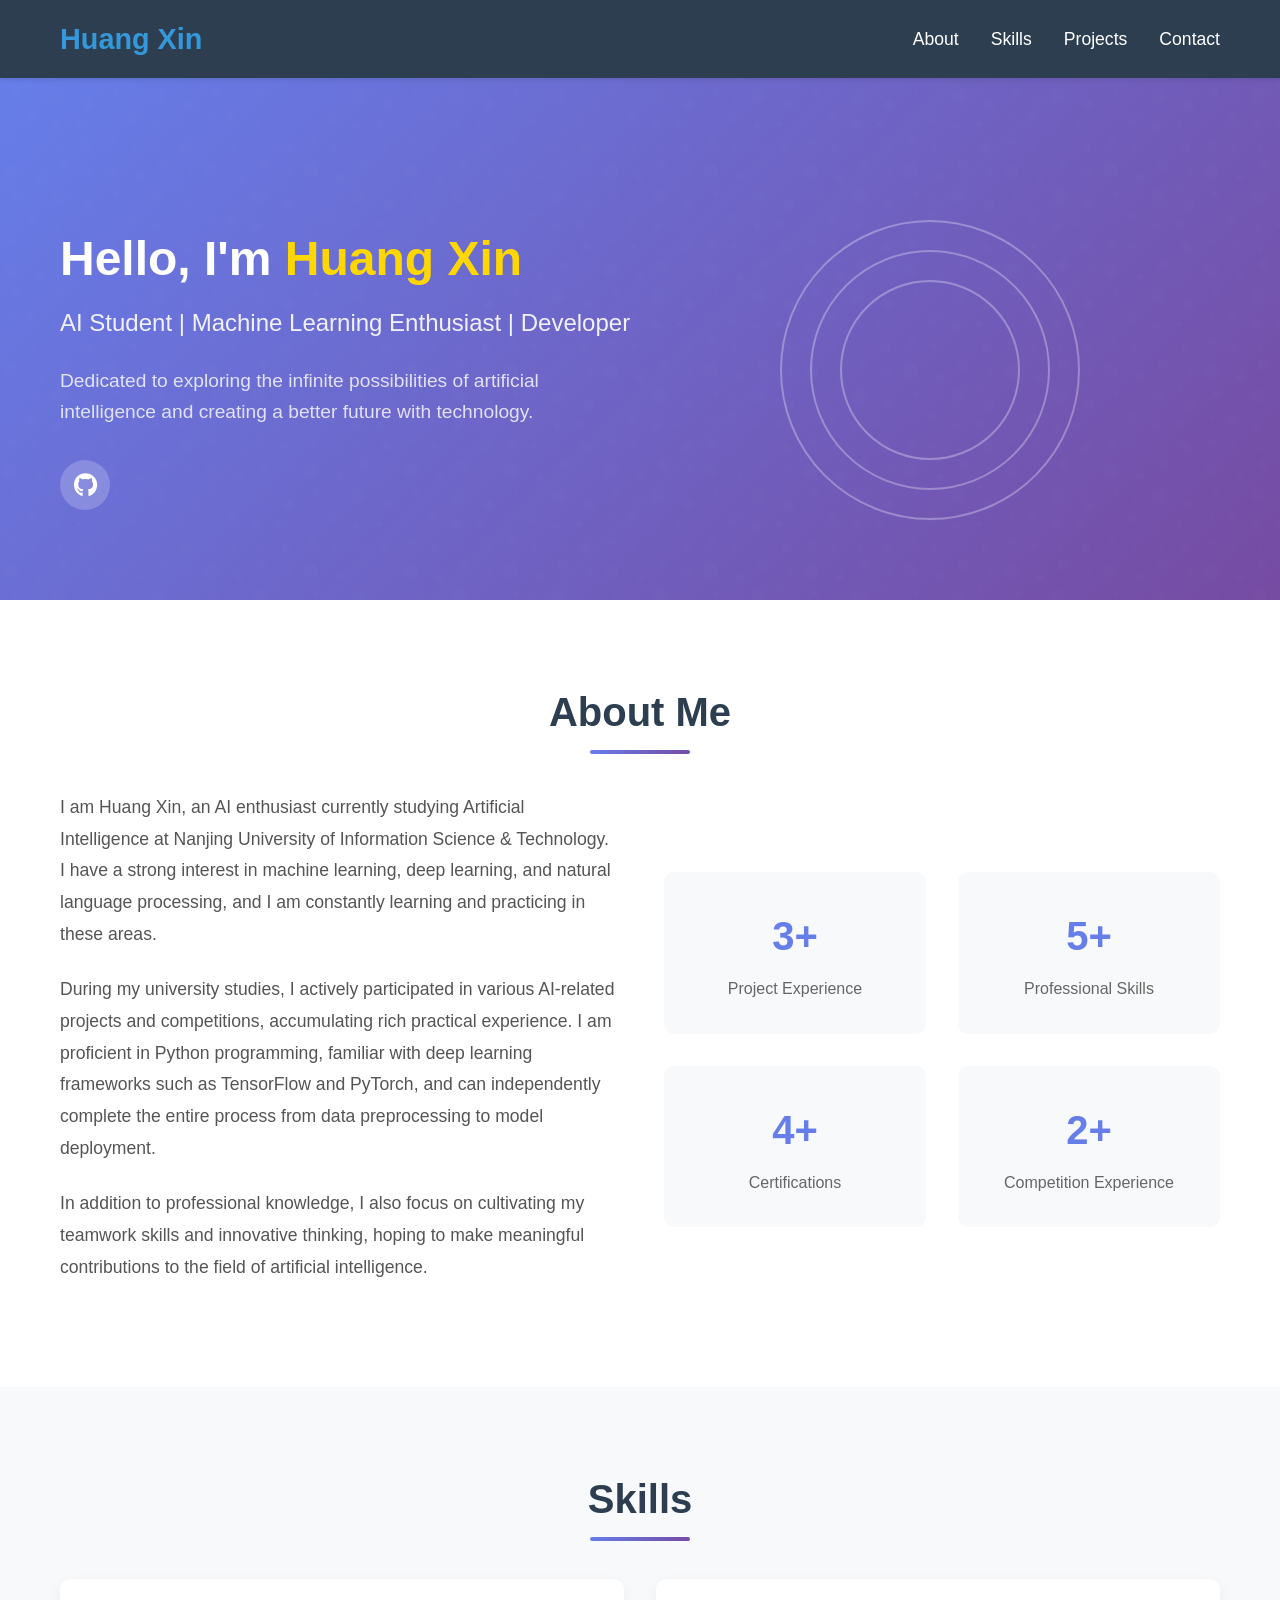
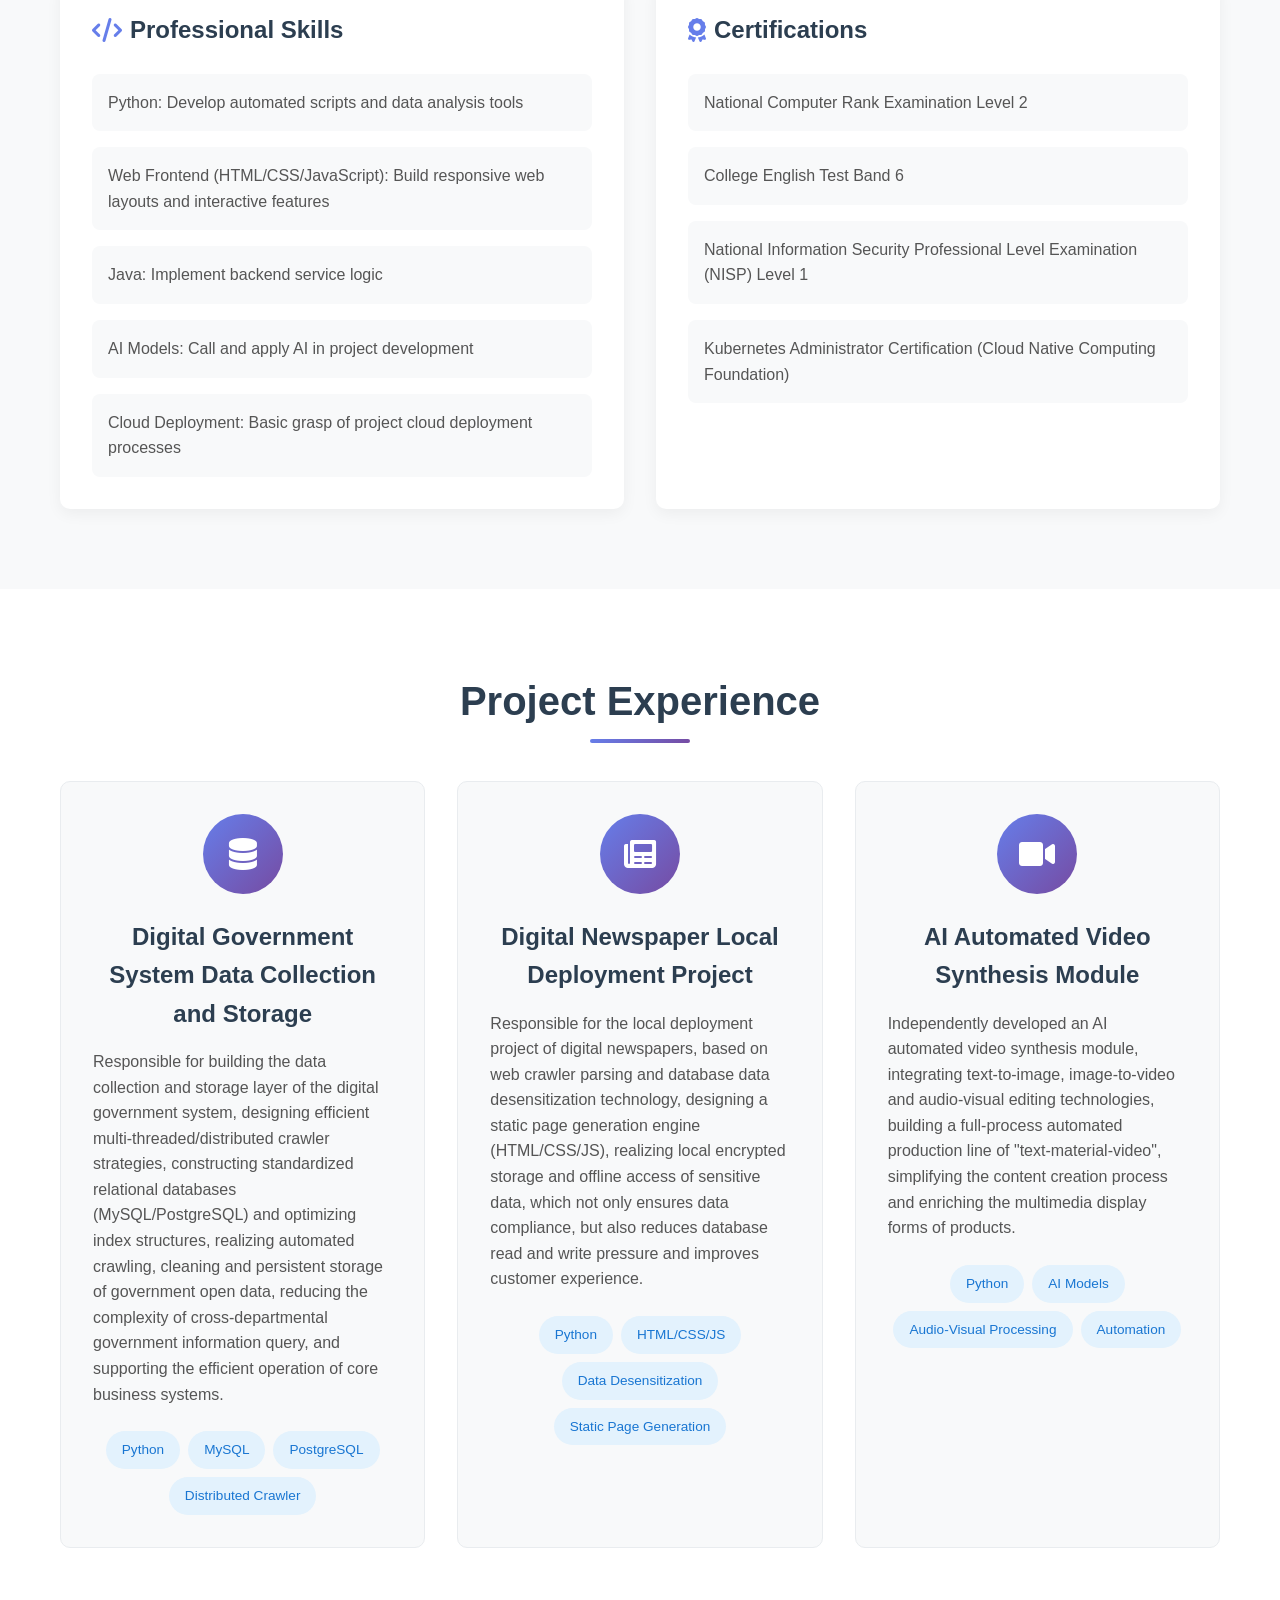
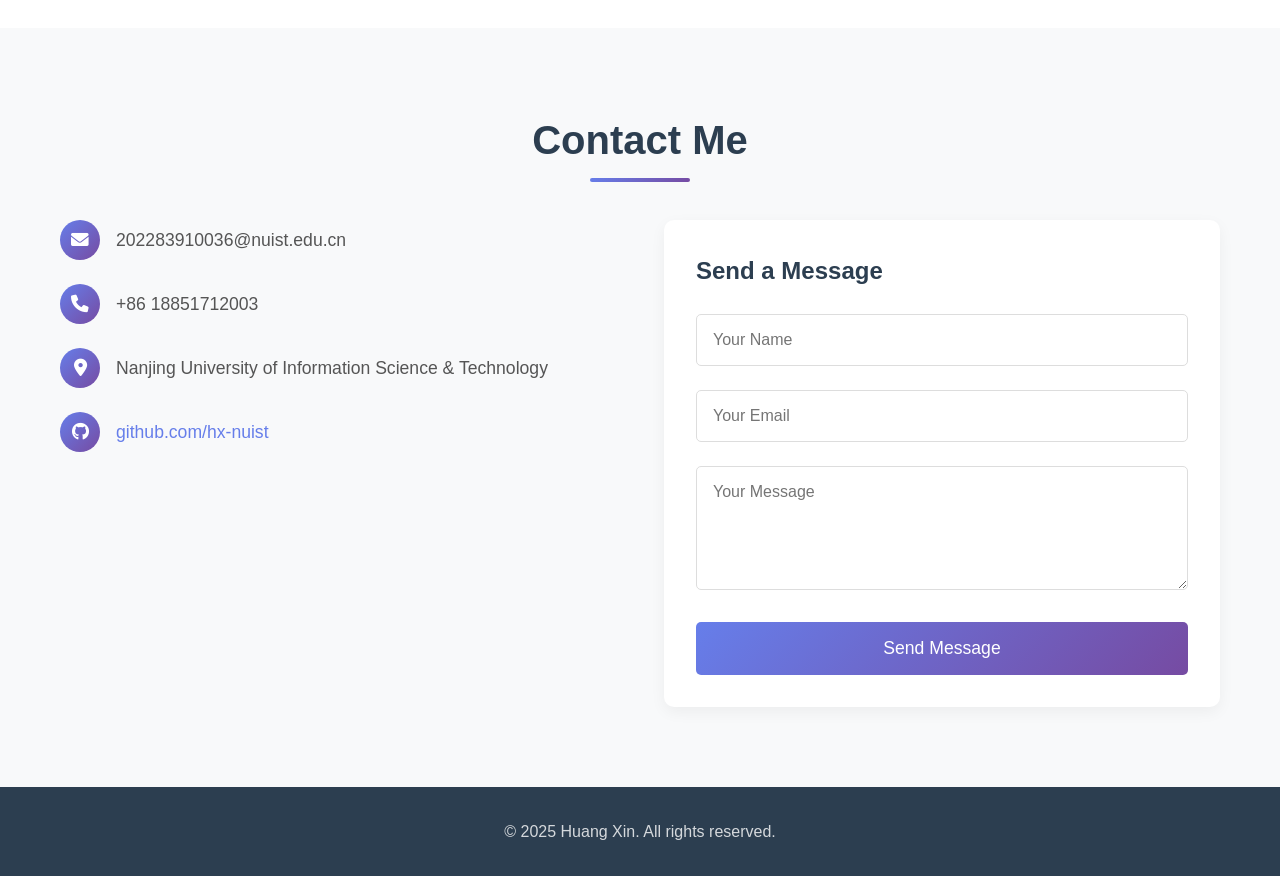
<file: Labs/Lab3/index.html>
<!DOCTYPE html>
<html lang="en">
<head>
    <meta charset="UTF-8">
    <meta name="viewport" content="width=device-width, initial-scale=1.0">
    <title>Huang Xin - AI Student</title>
    <link rel="stylesheet" href="style.css">
    <link href="https://cdnjs.cloudflare.com/ajax/libs/font-awesome/6.0.0/css/all.min.css" rel="stylesheet">
</head>
<body>
    <!-- Navigation -->
    <nav class="navbar">
        <div class="container">
            <h1 class="logo">Huang Xin</h1>
            <ul class="nav-links">
                <li><a href="#about">About</a></li>
                <li><a href="#skills">Skills</a></li>
                <li><a href="#projects">Projects</a></li>
                <li><a href="#contact">Contact</a></li>
            </ul>
        </div>
    </nav>

    <!-- Hero Section -->
    <header class="hero">
        <div class="container">
            <div class="hero-content">
                <h2>Hello, I'm <span class="highlight">Huang Xin</span></h2>
                <p class="subtitle">AI Student | Machine Learning Enthusiast | Developer</p>
                <p class="description">Dedicated to exploring the infinite possibilities of artificial intelligence and creating a better future with technology.</p>
                <div class="social-links">
                    <a href="https://github.com" target="_blank"><i class="fab fa-github"></i></a>
                </div>
            </div>
            <div class="hero-visual">
                <div class="ai-visual">
                    <div class="ai-circle"></div>
                    <div class="ai-circle"></div>
                    <div class="ai-circle"></div>
                </div>
            </div>
        </div>
    </header>

    <!-- About Section -->
    <section id="about" class="about">
        <div class="container">
            <h2 class="section-title">About Me</h2>
            <div class="about-content">
                <div class="about-text">
                    <p>I am Huang Xin, an AI enthusiast currently studying Artificial Intelligence at Nanjing University of Information Science & Technology. I have a strong interest in machine learning, deep learning, and natural language processing, and I am constantly learning and practicing in these areas.</p>
                    <p>During my university studies, I actively participated in various AI-related projects and competitions, accumulating rich practical experience. I am proficient in Python programming, familiar with deep learning frameworks such as TensorFlow and PyTorch, and can independently complete the entire process from data preprocessing to model deployment.</p>
                    <p>In addition to professional knowledge, I also focus on cultivating my teamwork skills and innovative thinking, hoping to make meaningful contributions to the field of artificial intelligence.</p>
                </div>
                <div class="about-stats">
                    <div class="stat-item">
                        <div class="stat-number">3+</div>
                        <div class="stat-label">Project Experience</div>
                    </div>
                    <div class="stat-item">
                        <div class="stat-number">5+</div>
                        <div class="stat-label">Professional Skills</div>
                    </div>
                    <div class="stat-item">
                        <div class="stat-number">4+</div>
                        <div class="stat-label">Certifications</div>
                    </div>
                    <div class="stat-item">
                        <div class="stat-number">2+</div>
                        <div class="stat-label">Competition Experience</div>
                    </div>
                </div>
            </div>
        </div>
    </section>

    <!-- Skills Section -->
    <section id="skills" class="skills">
        <div class="container">
            <h2 class="section-title">Skills</h2>
            <div class="skills-grid">
                <div class="skill-category">
                    <h3 class="category-title"><i class="fas fa-code"></i> Professional Skills</h3>
                    <div class="skill-list">
                        <div class="skill-item">
                            <span class="skill-name">Python: Develop automated scripts and data analysis tools</span>
                        </div>
                        <div class="skill-item">
                            <span class="skill-name">Web Frontend (HTML/CSS/JavaScript): Build responsive web layouts and interactive features</span>
                        </div>
                        <div class="skill-item">
                            <span class="skill-name">Java: Implement backend service logic</span>
                        </div>
                        <div class="skill-item">
                            <span class="skill-name">AI Models: Call and apply AI in project development</span>
                        </div>
                        <div class="skill-item">
                            <span class="skill-name">Cloud Deployment: Basic grasp of project cloud deployment processes</span>
                        </div>
                    </div>
                </div>

                <div class="skill-category">
                    <h3 class="category-title"><i class="fas fa-award"></i> Certifications</h3>
                    <div class="skill-list">
                        <div class="skill-item">
                            <span class="skill-name">National Computer Rank Examination Level 2</span>
                        </div>
                        <div class="skill-item">
                            <span class="skill-name">College English Test Band 6</span>
                        </div>
                        <div class="skill-item">
                            <span class="skill-name">National Information Security Professional Level Examination (NISP) Level 1</span>
                        </div>
                        <div class="skill-item">
                            <span class="skill-name">Kubernetes Administrator Certification (Cloud Native Computing Foundation)</span>
                        </div>
                    </div>
                </div>
            </div>
        </div>
    </section>

    <!-- Projects Section -->
    <section id="projects" class="projects">
        <div class="container">
            <h2 class="section-title">Project Experience</h2>
            <div class="projects-grid">
                <div class="project-card">
                    <div class="project-icon">
                        <i class="fas fa-database"></i>
                    </div>
                    <h3 class="project-title">Digital Government System Data Collection and Storage</h3>
                    <p class="project-description">Responsible for building the data collection and storage layer of the digital government system, designing efficient multi-threaded/distributed crawler strategies, constructing standardized relational databases (MySQL/PostgreSQL) and optimizing index structures, realizing automated crawling, cleaning and persistent storage of government open data, reducing the complexity of cross-departmental government information query, and supporting the efficient operation of core business systems.</p>
                    <div class="project-tech">
                        <span class="tech-tag">Python</span>
                        <span class="tech-tag">MySQL</span>
                        <span class="tech-tag">PostgreSQL</span>
                        <span class="tech-tag">Distributed Crawler</span>
                    </div>
                </div>

                <div class="project-card">
                    <div class="project-icon">
                        <i class="fas fa-newspaper"></i>
                    </div>
                    <h3 class="project-title">Digital Newspaper Local Deployment Project</h3>
                    <p class="project-description">Responsible for the local deployment project of digital newspapers, based on web crawler parsing and database data desensitization technology, designing a static page generation engine (HTML/CSS/JS), realizing local encrypted storage and offline access of sensitive data, which not only ensures data compliance, but also reduces database read and write pressure and improves customer experience.</p>
                    <div class="project-tech">
                        <span class="tech-tag">Python</span>
                        <span class="tech-tag">HTML/CSS/JS</span>
                        <span class="tech-tag">Data Desensitization</span>
                        <span class="tech-tag">Static Page Generation</span>
                    </div>
                </div>

                <div class="project-card">
                    <div class="project-icon">
                        <i class="fas fa-video"></i>
                    </div>
                    <h3 class="project-title">AI Automated Video Synthesis Module</h3>
                    <p class="project-description">Independently developed an AI automated video synthesis module, integrating text-to-image, image-to-video and audio-visual editing technologies, building a full-process automated production line of "text-material-video", simplifying the content creation process and enriching the multimedia display forms of products.</p>
                    <div class="project-tech">
                        <span class="tech-tag">Python</span>
                        <span class="tech-tag">AI Models</span>
                        <span class="tech-tag">Audio-Visual Processing</span>
                        <span class="tech-tag">Automation</span>
                    </div>
                </div>
            </div>
        </div>
    </section>

    <!-- Contact Section -->
    <section id="contact" class="contact">
        <div class="container">
            <h2 class="section-title">Contact Me</h2>
            <div class="contact-content">
                <div class="contact-info">
                    <div class="contact-item">
                        <i class="fas fa-envelope"></i>
                        <span>202283910036@nuist.edu.cn</span>
                    </div>
                    <div class="contact-item">
                        <i class="fas fa-phone"></i>
                        <span>+86 18851712003</span>
                    </div>
                    <div class="contact-item">
                        <i class="fas fa-map-marker-alt"></i>
                        <span>Nanjing University of Information Science & Technology</span>
                    </div>
                    <div class="contact-item">
                        <i class="fab fa-github"></i>
                        <a href="https://github.com/hx-nuist" target="_blank">github.com/hx-nuist</a>
                    </div>
                </div>
                <div class="contact-form">
                    <h3>Send a Message</h3>
                    <form>
                        <div class="form-group">
                            <input type="text" placeholder="Your Name" required>
                        </div>
                        <div class="form-group">
                            <input type="email" placeholder="Your Email" required>
                        </div>
                        <div class="form-group">
                            <textarea placeholder="Your Message" rows="5" required></textarea>
                        </div>
                        <button type="submit" class="btn">Send Message</button>
                    </form>
                </div>
            </div>
        </div>
    </section>

    <!-- Footer -->
    <footer class="footer">
        <div class="container">
            <p>&copy; 2025 Huang Xin. All rights reserved.</p>
        </div>
    </footer>

    <script>
        // Smooth scrolling
        document.querySelectorAll('a[href^="#"]').forEach(anchor => {
            anchor.addEventListener('click', function (e) {
                e.preventDefault();
                document.querySelector(this.getAttribute('href')).scrollIntoView({
                    behavior: 'smooth'
                });
            });
        });
    </script>
</body>
</html>
</file>
<file: Labs/Lab3/style.css>
/* 全局样式 */
* {
    margin: 0;
    padding: 0;
    box-sizing: border-box;
}

body {
    font-family: 'Segoe UI', Tahoma, Geneva, Verdana, sans-serif;
    line-height: 1.6;
    color: #333;
    background-color: #f5f5f5;
}

.container {
    max-width: 1200px;
    margin: 0 auto;
    padding: 0 20px;
}

/* 导航栏 */
.navbar {
    background-color: #2c3e50;
    color: white;
    padding: 1rem 0;
    position: fixed;
    width: 100%;
    top: 0;
    z-index: 1000;
    box-shadow: 0 2px 5px rgba(0, 0, 0, 0.1);
}

.navbar .container {
    display: flex;
    justify-content: space-between;
    align-items: center;
}

.logo {
    font-size: 1.8rem;
    font-weight: bold;
    color: #3498db;
}

.nav-links {
    display: flex;
    list-style: none;
}

.nav-links li {
    margin-left: 2rem;
}

.nav-links a {
    color: white;
    text-decoration: none;
    font-size: 1.1rem;
    transition: color 0.3s ease;
}

.nav-links a:hover {
    color: #3498db;
}

/* 英雄区域 */
.hero {
    background: linear-gradient(135deg, #667eea 0%, #764ba2 100%);
    color: white;
    padding: 10rem 0 5rem;
    margin-top: 60px;
    position: relative;
    overflow: hidden;
}

.hero::before {
    content: '';
    position: absolute;
    top: 0;
    left: 0;
    right: 0;
    bottom: 0;
    background: url('data:image/svg+xml,<svg width="100" height="100" viewBox="0 0 100 100" xmlns="http://www.w3.org/2000/svg"><path d="M11 18c3.866 0 7-3.134 7-7s-3.134-7-7-7-7 3.134-7 7 3.134 7 7 7zm48 25c3.866 0 7-3.134 7-7s-3.134-7-7-7-7 3.134-7 7 3.134 7 7 7zm-43-7c1.657 0 3-1.343 3-3s-1.343-3-3-3-3 1.343-3 3 1.343 3 3 3zm63 31c1.657 0 3-1.343 3-3s-1.343-3-3-3-3 1.343-3 3 1.343 3 3 3zM34 90c1.657 0 3-1.343 3-3s-1.343-3-3-3-3 1.343-3 3 1.343 3 3 3zm56-76c1.657 0 3-1.343 3-3s-1.343-3-3-3-3 1.343-3 3 1.343 3 3 3zM12 86c2.21 0 4-1.79 4-4s-1.79-4-4-4-4 1.79-4 4 1.79 4 4 4zm28-65c2.21 0 4-1.79 4-4s-1.79-4-4-4-4 1.79-4 4 1.79 4 4 4zm23-11c2.76 0 5-2.24 5-5s-2.24-5-5-5-5 2.24-5 5 2.24 5 5 5zm-6 60c2.21 0 4-1.79 4-4s-1.79-4-4-4-4 1.79-4 4 1.79 4 4 4zm29 22c2.76 0 5-2.24 5-5s-2.24-5-5-5-5 2.24-5 5 2.24 5 5 5zM32 63c2.76 0 5-2.24 5-5s-2.24-5-5-5-5 2.24-5 5 2.24 5 5 5zm57-13c2.76 0 5-2.24 5-5s-2.24-5-5-5-5 2.24-5 5 2.24 5 5 5zm-9-21c1.105 0 2-.895 2-2s-.895-2-2-2-2 .895-2 2 .895 2 2 2zM60 91c1.105 0 2-.895 2-2s-.895-2-2-2-2 .895-2 2 .895 2 2 2zM35 41c1.105 0 2-.895 2-2s-.895-2-2-2-2 .895-2 2 .895 2 2 2zM12 60c1.105 0 2-.895 2-2s-.895-2-2-2-2 .895-2 2 .895 2 2 2z" fill="%23ffffff" fill-opacity="0.1" fill-rule="evenodd"/></svg>');
    opacity: 0.1;
}

.hero .container {
    display: flex;
    justify-content: space-between;
    align-items: center;
    position: relative;
    z-index: 2;
}

.hero-content {
    flex: 1;
    max-width: 600px;
}

.hero h2 {
    font-size: 3rem;
    margin-bottom: 1rem;
    line-height: 1.2;
}

.highlight {
    color: #ffd700;
}

.subtitle {
    font-size: 1.5rem;
    margin-bottom: 1.5rem;
    opacity: 0.9;
}

.description {
    font-size: 1.2rem;
    margin-bottom: 2rem;
    opacity: 0.8;
}

.social-links {
    display: flex;
    gap: 1rem;
}

.social-links a {
    color: white;
    font-size: 1.5rem;
    width: 50px;
    height: 50px;
    border-radius: 50%;
    background-color: rgba(255, 255, 255, 0.2);
    display: flex;
    align-items: center;
    justify-content: center;
    transition: all 0.3s ease;
    text-decoration: none;
}

.social-links a:hover {
    background-color: white;
    color: #667eea;
    transform: translateY(-5px);
}

.hero-visual {
    flex: 1;
    display: flex;
    justify-content: center;
    align-items: center;
}

.ai-visual {
    position: relative;
    width: 300px;
    height: 300px;
}

.ai-circle {
    position: absolute;
    border: 2px solid rgba(255, 255, 255, 0.3);
    border-radius: 50%;
    animation: rotate 20s linear infinite;
}

.ai-circle:nth-child(1) {
    width: 100%;
    height: 100%;
    animation-delay: 0s;
}

.ai-circle:nth-child(2) {
    width: 80%;
    height: 80%;
    top: 10%;
    left: 10%;
    animation-delay: -3s;
    animation-direction: reverse;
}

.ai-circle:nth-child(3) {
    width: 60%;
    height: 60%;
    top: 20%;
    left: 20%;
    animation-delay: -6s;
}

@keyframes rotate {
    from { transform: rotate(0deg); }
    to { transform: rotate(360deg); }
}

/* 通用部分样式 */
.section-title {
    font-size: 2.5rem;
    text-align: center;
    margin-bottom: 3rem;
    color: #2c3e50;
    position: relative;
}

.section-title::after {
    content: '';
    position: absolute;
    bottom: -10px;
    left: 50%;
    transform: translateX(-50%);
    width: 100px;
    height: 4px;
    background: linear-gradient(135deg, #667eea 0%, #764ba2 100%);
    border-radius: 2px;
}

/* 关于我 */
.about {
    padding: 5rem 0;
    background-color: white;
}

.about-content {
    display: grid;
    grid-template-columns: 1fr 1fr;
    gap: 3rem;
    align-items: center;
}

.about-text p {
    font-size: 1.1rem;
    margin-bottom: 1.5rem;
    color: #555;
    line-height: 1.8;
}

.about-stats {
    display: grid;
    grid-template-columns: repeat(2, 1fr);
    gap: 2rem;
}

.stat-item {
    text-align: center;
    padding: 2rem;
    background-color: #f8f9fa;
    border-radius: 10px;
    transition: transform 0.3s ease, box-shadow 0.3s ease;
}

.stat-item:hover {
    transform: translateY(-5px);
    box-shadow: 0 10px 20px rgba(0, 0, 0, 0.1);
}

.stat-number {
    font-size: 2.5rem;
    font-weight: bold;
    color: #667eea;
    display: block;
}

.stat-label {
    font-size: 1rem;
    color: #666;
    margin-top: 0.5rem;
}

/* 技能 */
.skills {
    padding: 5rem 0;
    background-color: #f8f9fa;
}

.skills-grid {
    display: grid;
    grid-template-columns: repeat(auto-fit, minmax(300px, 1fr));
    gap: 2rem;
}

.skill-category {
    background-color: white;
    padding: 2rem;
    border-radius: 10px;
    box-shadow: 0 5px 15px rgba(0, 0, 0, 0.05);
    transition: transform 0.3s ease, box-shadow 0.3s ease;
}

.skill-category:hover {
    transform: translateY(-5px);
    box-shadow: 0 10px 20px rgba(0, 0, 0, 0.1);
}

.category-title {
    font-size: 1.5rem;
    margin-bottom: 1.5rem;
    color: #2c3e50;
    display: flex;
    align-items: center;
    gap: 0.5rem;
}

.category-title i {
    color: #667eea;
}

.skill-list {
    display: flex;
    flex-direction: column;
    gap: 1rem;
}

.skill-item {
    display: flex;
    flex-direction: column;
    gap: 0.5rem;
    padding: 1rem;
    background-color: #f8f9fa;
    border-radius: 8px;
    transition: background-color 0.3s ease;
}

.skill-item:hover {
    background-color: #e9ecef;
}

.skill-name {
    font-size: 1rem;
    font-weight: 500;
    color: #555;
    line-height: 1.6;
}

/* 项目 */
.projects {
    padding: 5rem 0;
    background-color: white;
}

.projects-grid {
    display: grid;
    grid-template-columns: repeat(auto-fit, minmax(350px, 1fr));
    gap: 2rem;
}

.project-card {
    background-color: #f8f9fa;
    padding: 2rem;
    border-radius: 10px;
    transition: transform 0.3s ease, box-shadow 0.3s ease;
    border: 1px solid #e9ecef;
    text-align: center;
}

.project-card:hover {
    transform: translateY(-10px);
    box-shadow: 0 15px 30px rgba(0, 0, 0, 0.1);
}

.project-icon {
    width: 80px;
    height: 80px;
    background: linear-gradient(135deg, #667eea 0%, #764ba2 100%);
    border-radius: 50%;
    display: flex;
    align-items: center;
    justify-content: center;
    margin: 0 auto 1.5rem;
}

.project-icon i {
    font-size: 2rem;
    color: white;
}

.project-title {
    font-size: 1.5rem;
    margin-bottom: 1rem;
    color: #2c3e50;
}

.project-description {
    font-size: 1rem;
    color: #555;
    margin-bottom: 1.5rem;
    line-height: 1.6;
    text-align: left;
}

.project-tech {
    display: flex;
    flex-wrap: wrap;
    gap: 0.5rem;
    justify-content: center;
}

.tech-tag {
    font-size: 0.85rem;
    padding: 0.5rem 1rem;
    background-color: #e3f2fd;
    color: #1976d2;
    border-radius: 20px;
    font-weight: 500;
}

/* 联系方式 */
.contact {
    padding: 5rem 0;
    background-color: #f8f9fa;
}

.contact-content {
    display: grid;
    grid-template-columns: 1fr 1fr;
    gap: 3rem;
    align-items: start;
}

.contact-info {
    display: flex;
    flex-direction: column;
    gap: 1.5rem;
}

.contact-item {
    display: flex;
    align-items: center;
    gap: 1rem;
    font-size: 1.1rem;
    color: #555;
}

.contact-item i {
    width: 40px;
    height: 40px;
    background: linear-gradient(135deg, #667eea 0%, #764ba2 100%);
    color: white;
    border-radius: 50%;
    display: flex;
    align-items: center;
    justify-content: center;
    flex-shrink: 0;
}

.contact-item a {
    color: #667eea;
    text-decoration: none;
    transition: color 0.3s ease;
}

.contact-item a:hover {
    color: #764ba2;
    text-decoration: underline;
}

.contact-form {
    background-color: white;
    padding: 2rem;
    border-radius: 10px;
    box-shadow: 0 5px 15px rgba(0, 0, 0, 0.05);
}

.contact-form h3 {
    font-size: 1.5rem;
    margin-bottom: 1.5rem;
    color: #2c3e50;
}

.form-group {
    margin-bottom: 1.5rem;
}

.form-group input,
.form-group textarea {
    width: 100%;
    padding: 1rem;
    font-size: 1rem;
    border: 1px solid #ddd;
    border-radius: 5px;
    transition: border-color 0.3s ease, box-shadow 0.3s ease;
    font-family: inherit;
}

.form-group input:focus,
.form-group textarea:focus {
    outline: none;
    border-color: #667eea;
    box-shadow: 0 0 0 3px rgba(102, 126, 234, 0.1);
}

.btn {
    width: 100%;
    padding: 1rem;
    font-size: 1.1rem;
    color: white;
    background: linear-gradient(135deg, #667eea 0%, #764ba2 100%);
    border: none;
    border-radius: 5px;
    cursor: pointer;
    transition: transform 0.3s ease, box-shadow 0.3s ease;
    font-weight: 500;
}

.btn:hover {
    transform: translateY(-2px);
    box-shadow: 0 5px 15px rgba(102, 126, 234, 0.4);
}

/* 页脚 */
.footer {
    background-color: #2c3e50;
    color: white;
    text-align: center;
    padding: 2rem 0;
}

.footer p {
    font-size: 1rem;
    opacity: 0.8;
}

/* 响应式设计 */
@media (max-width: 992px) {
    .hero .container {
        flex-direction: column;
        text-align: center;
        gap: 3rem;
    }

    .about-content,
    .contact-content {
        grid-template-columns: 1fr;
    }

    .hero h2 {
        font-size: 2.5rem;
    }
}

@media (max-width: 768px) {
    .nav-links {
        display: none;
    }

    .hero h2 {
        font-size: 2rem;
    }

    .subtitle {
        font-size: 1.2rem;
    }

    .description {
        font-size: 1rem;
    }

    .section-title {
        font-size: 2rem;
    }

    .skills-grid,
    .projects-grid {
        grid-template-columns: 1fr;
    }

    .about-stats {
        grid-template-columns: 1fr;
    }
}
</file>
